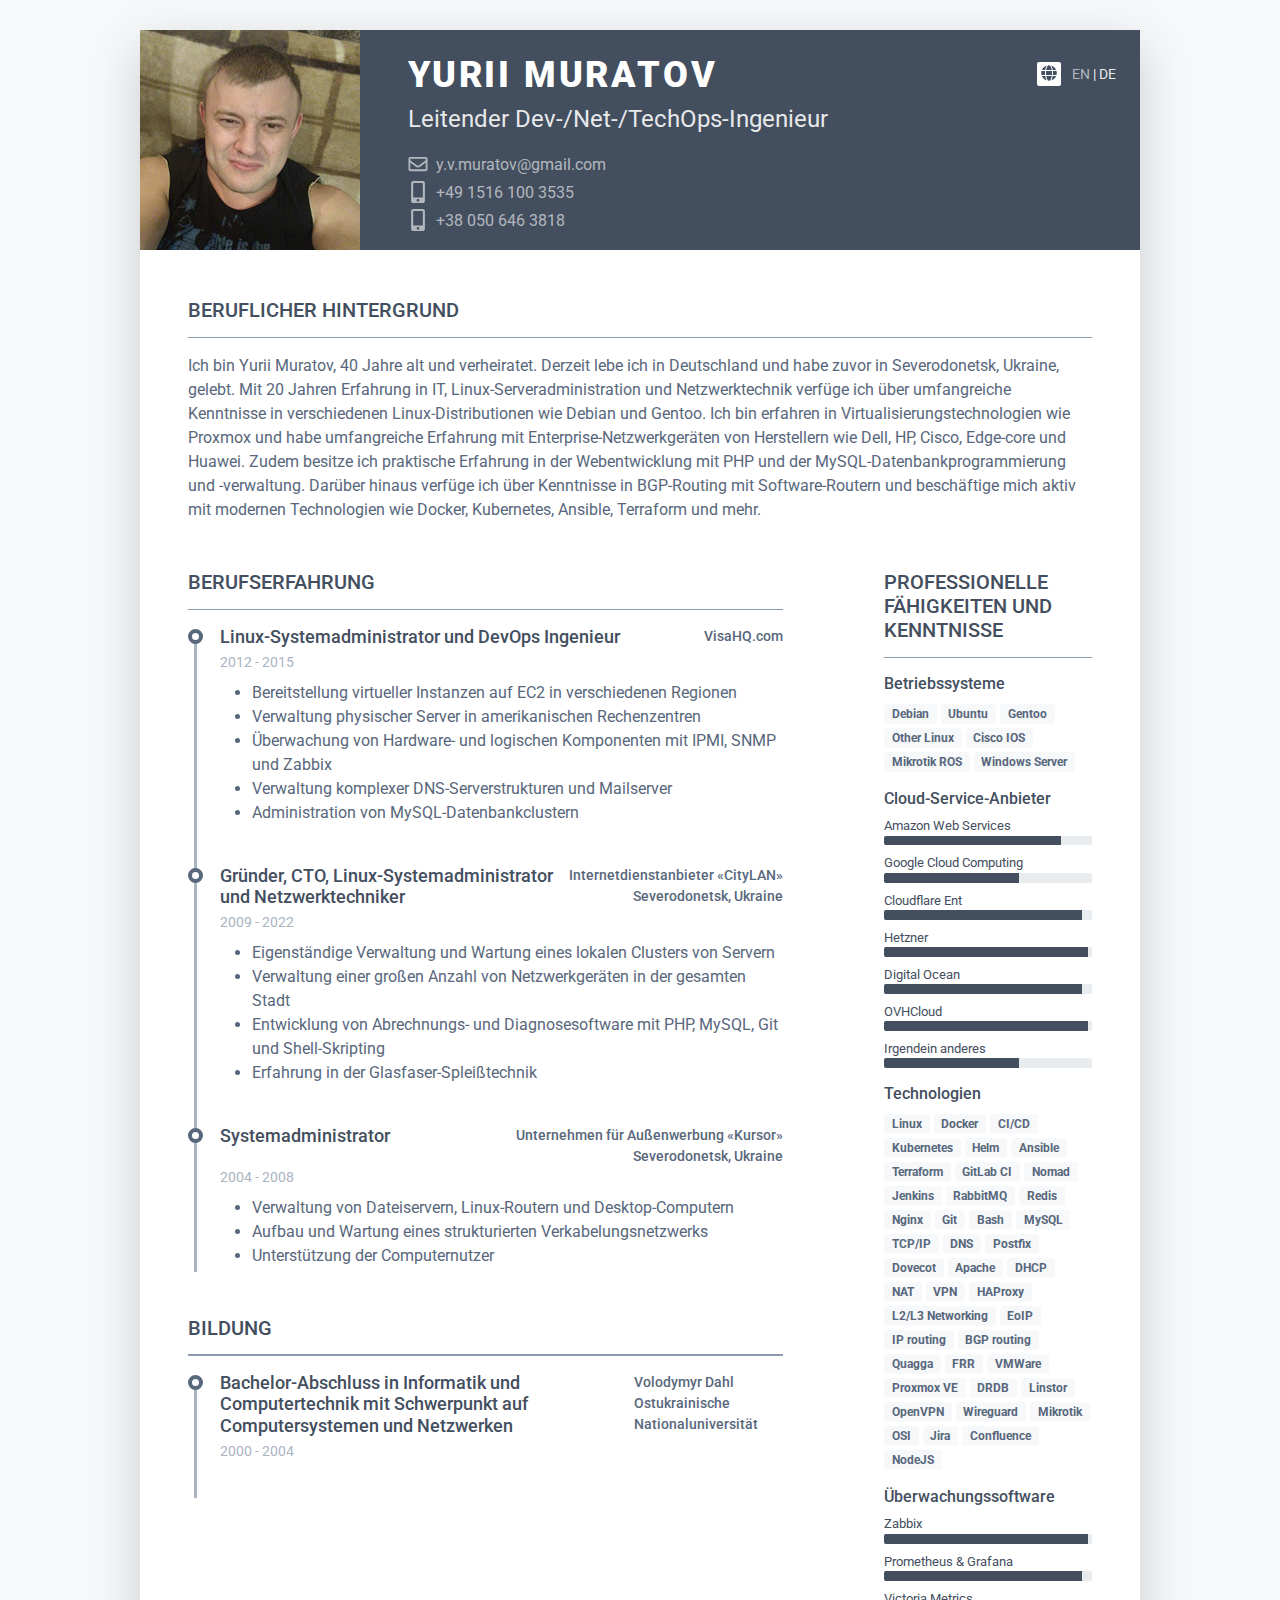
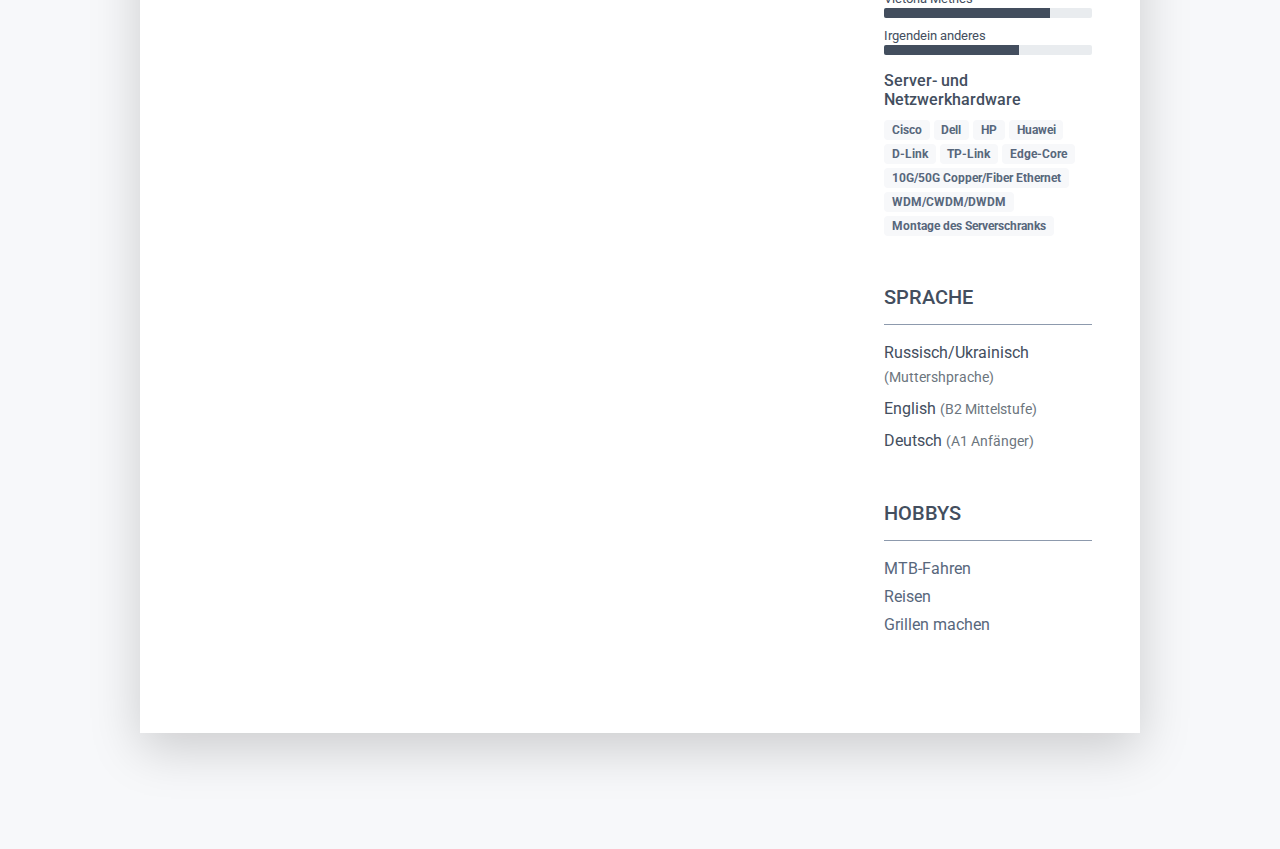
<file: index.html>
<!DOCTYPE html>
<html lang="de">
<head>
    <title>Yurii Muratov – Leitender DevOps-Ingenieur, Linux-Systemadministrator, Netzwerkingenieur, Teamleiter</title>
    
    <!-- Meta -->
    <meta charset="utf-8">
    <meta http-equiv="X-UA-Compatible" content="IE=edge">
    <meta name="viewport" content="width=device-width, initial-scale=1.0">
    <meta name="robots" content="noindex,nofollow">
    <link rel="shortcut icon" href="favicon.ico"> 
    
    <!-- Google Font -->
    <link href="https://fonts.googleapis.com/css?family=Roboto:300,400,500,700,900" rel="stylesheet">
    
    <!-- FontAwesome JS-->
	<script defer src="assets/fontawesome/js/all.min.js"></script>
       
    <!-- Theme CSS -->  
    <link id="theme-style" rel="stylesheet" href="assets/css/pillar-1.css">


</head> 

<body>	

    <article class="resume-wrapper text-center position-relative">
	    <div class="resume-wrapper-inner mx-auto text-start bg-white shadow-lg">
		    <header class="resume-header pt-4 pt-md-0">
			    <div class="row">
				    <div class="col-block col-md-auto resume-picture-holder text-center text-md-start">
				        <img class="picture" src="assets/images/profile.jpg" alt="">
				    </div><!--//col-->
				    <div class="col">
					    <div class="row p-4 justify-content-center justify-content-md-between">
						    <div class="primary-info col-auto">
							    <h1 class="name mt-0 mb-1 text-white text-uppercase text-uppercase">Yurii Muratov</h1>
							    <div class="title mb-3">Leitender Dev-/Net-/TechOps-Ingenieur</div>
							    <ul class="list-unstyled">
								    <li class="mb-1"><a class="text-link" href="#"><i class="far fa-envelope fa-fw me-2" data-fa-transform="grow-3"></i>y.v.muratov@gmail.com</a></li>
									<li class="mb-1"><a class="text-link" href="#"><i class="fas fa-mobile-alt fa-fw me-2" data-fa-transform="grow-6"></i>+49 1516 100 3535</a></li>
									<li class="mb-1"><a class="text-link" href="#"><i class="fas fa-mobile-alt fa-fw me-2" data-fa-transform="grow-6"></i>+38 050 646 3818</a></li>
									
							    </ul>
						    </div><!--//primary-info-->
						    <div class="secondary-info col-auto mt-2">
							    <ul class="resume-social list-unstyled">
					                <!-- <li class="mb-3"><a class="text-link" href="#"><span class="fa-container text-center me-2"><i class="fab fa-linkedin-in fa-fw"></i></span>linkedin.com/in/stevedoe</a></li> -->
					                <!-- <li class="mb-3"><a class="text-link" href="#"><span class="fa-container text-center me-2"><i class="fab fa-github-alt fa-fw"></i></span>github.com/username</a></li> -->
					                <!-- <li class="mb-3"><a class="text-link" href="#"><span class="fa-container text-center me-2"><i class="fab fa-codepen fa-fw"></i></span>codepen.io/username/</a></li> -->
									<li class="mb-3">
										<span class="fa-container text-center me-2"><i class="fas fa-globe"></i></span>
                                        <a class="text-link" href="index_en.html">EN</a> | DE
									</li>
							    </ul>
						    </div><!--//secondary-info-->
					    </div><!--//row-->
					    
				    </div><!--//col-->
			    </div><!--//row-->
		    </header>
		    <div class="resume-body p-5">
			    <section class="resume-section summary-section mb-5">
				    <h2 class="resume-section-title text-uppercase font-weight-bold pb-3 mb-3">BERUFLICHER HINTERGRUND</h2>
				    <div class="resume-section-content">
					    <p class="mb-0">Ich bin Yurii Muratov, 40 Jahre alt und verheiratet. Derzeit lebe ich in Deutschland und habe zuvor in Severodonetsk, Ukraine, gelebt. Mit 20 Jahren Erfahrung in IT, Linux-Serveradministration und Netzwerktechnik verfüge ich über umfangreiche Kenntnisse in verschiedenen Linux-Distributionen wie Debian und Gentoo. Ich bin erfahren in Virtualisierungstechnologien wie Proxmox und habe umfangreiche Erfahrung mit Enterprise-Netzwerkgeräten von Herstellern wie Dell, HP, Cisco, Edge-core und Huawei. Zudem besitze ich praktische Erfahrung in der Webentwicklung mit PHP und der MySQL-Datenbankprogrammierung und -verwaltung. Darüber hinaus verfüge ich über Kenntnisse in BGP-Routing mit Software-Routern und beschäftige mich aktiv mit modernen Technologien wie Docker, Kubernetes, Ansible, Terraform und mehr.</p>
				    </div>
			    </section><!--//summary-section-->
			    <div class="row">
				    <div class="col-lg-8">
					    <section class="resume-section experience-section mb-5">
						    <h2 class="resume-section-title text-uppercase font-weight-bold pb-3 mb-3">BERUFSERFAHRUNG</h2>
						    <div class="resume-section-content">
							    <div class="resume-timeline position-relative">
								    <article class="resume-timeline-item position-relative pb-4">
									    
									    <div class="resume-timeline-item-header mb-2">
										    <div class="d-flex flex-column flex-md-row">
										        <h3 class="resume-position-title font-weight-bold mb-1">Linux-Systemadministrator und DevOps Ingenieur</h3>
										        <div class="resume-company-name ms-auto text-end">VisaHQ.com</div>
										    </div><!--//row-->
										    <div class="resume-position-time">2012 - 2015</div>
									    </div><!--//resume-timeline-item-header-->
									    <div class="resume-timeline-item-desc">
											<ul>
												<li>Bereitstellung virtueller Instanzen auf EC2 in verschiedenen Regionen</li>
												<li>Verwaltung physischer Server in amerikanischen Rechenzentren</li>
												<li>Überwachung von Hardware- und logischen Komponenten mit IPMI, SNMP und Zabbix</li>
												<li>Verwaltung komplexer DNS-Serverstrukturen und Mailserver</li>
												<li>Administration von MySQL-Datenbankclustern</li>
											</ul>
									    </div><!--//resume-timeline-item-desc-->

								    </article><!--//resume-timeline-item-->
								    
								    <article class="resume-timeline-item position-relative pb-4">
									    
									    <div class="resume-timeline-item-header mb-2">
										    <div class="d-flex flex-column flex-md-row">
										        <h3 class="resume-position-title font-weight-bold mb-1">Gründer, CTO, Linux-Systemadministrator<br>und Netzwerktechniker</h3>
										        <div class="resume-company-name ms-auto text-end">Internetdienstanbieter «CityLAN»<br>Severodonetsk, Ukraine</div>
										    </div><!--//row-->
										    <div class="resume-position-time">2009 - 2022</div>
									    </div><!--//resume-timeline-item-header-->
									    <div class="resume-timeline-item-desc">
											<ul>
												<li>Eigenständige Verwaltung und Wartung eines lokalen Clusters von Servern</li>
												<li>Verwaltung einer großen Anzahl von Netzwerkgeräten in der gesamten Stadt</li>
												<li>Entwicklung von Abrechnungs- und Diagnosesoftware mit PHP, MySQL, Git und Shell-Skripting</li>
												<li>Erfahrung in der Glasfaser-Spleißtechnik</li>
											</ul>
									    </div><!--//resume-timeline-item-desc-->

								    </article><!--//resume-timeline-item-->

									<article class="resume-timeline-item position-relative">
									    
									    <div class="resume-timeline-item-header mb-2">
										    <div class="d-flex flex-column flex-md-row">
										        <h3 class="resume-position-title font-weight-bold mb-1">Systemadministrator</h3>
										        <div class="resume-company-name ms-auto text-end">Unternehmen für Außenwerbung «Kursor»<br>Severodonetsk, Ukraine</div>
										    </div><!--//row-->
										    <div class="resume-position-time">2004 - 2008</div>
									    </div><!--//resume-timeline-item-header-->
									    <div class="resume-timeline-item-desc">
											<ul>
												<li>Verwaltung von Dateiservern, Linux-Routern und Desktop-Computern</li>
												<li>Aufbau und Wartung eines strukturierten Verkabelungsnetzwerks</li>
												<li>Unterstützung der Computernutzer</li>
											</ul>
									    </div><!--//resume-timeline-item-desc-->

								    </article><!--//resume-timeline-item-->
							    </div><!--//resume-timeline-->
						    </div>
					    </section><!--//experience-section-->
						<section class="resume-section education-section mb-5">
							<h2 class="resume-section-title text-uppercase font-weight-bold pb-3 mb-3">BILDUNG</h2>
							<div class="resume-section-content">
							    <div class="resume-timeline position-relative">
								    <article class="resume-timeline-item position-relative pb-4">
									    
									    <div class="resume-timeline-item-header mb-2">
										    <div class="d-flex flex-column flex-md-row">
										        <h3 class="resume-position-title font-weight-bold mb-1">Bachelor-Abschluss in Informatik und Computertechnik mit Schwerpunkt auf Computersystemen und Netzwerken</h3>
										        <div class="resume-company-name ms-auto">Volodymyr Dahl Ostukrainische Nationaluniversität</div>
										    </div><!--//row-->
										    <div class="resume-position-time">2000 - 2004</div>
									    </div><!--//resume-timeline-item-header-->

								    </article><!--//resume-timeline-item-->
								</div>
							</div>
						</section><!--//education-section-->
				    </div>
					<div class="col-lg-1">

					</div>
				    <div class="col-lg-3">
					    <section class="resume-section skills-section mb-5">
						    <h2 class="resume-section-title text-uppercase font-weight-bold pb-3 mb-3">PROFESSIONELLE FÄHIGKEITEN UND KENNTNISSE</h2>
						    <div class="resume-section-content">
						        <div class="resume-skill-item">
							        <h4 class="resume-skills-cat font-weight-bold">Betriebssysteme</h4>
									<!--
							        <ul class="list-unstyled mb-4">
										<li class="mb-2">
											<div class="resume-skill-name">Ubuntu</div>
											<div class="progress resume-progress">
												<div class="progress-bar theme-progress-bar-dark" role="progressbar" style="width: 95%" aria-valuenow="25" aria-valuemin="0" aria-valuemax="100"></div>
											</div>
										</li>
								        <li class="mb-2">
											<div class="resume-skill-name">Debian</div>
									        <div class="progress resume-progress">
												<div class="progress-bar theme-progress-bar-dark" role="progressbar" style="width: 97%" aria-valuenow="25" aria-valuemin="0" aria-valuemax="100"></div>
											</div>
								        </li>
										<li class="mb-2">
											<div class="resume-skill-name">Gentoo</div>
											<div class="progress resume-progress">
												<div class="progress-bar theme-progress-bar-dark" role="progressbar" style="width: 99%" aria-valuenow="25" aria-valuemin="0" aria-valuemax="100"></div>
											</div>
										</li>
								        
								        <li class="mb-2">
								            <div class="resume-skill-name">Other Linux</div>
									        <div class="progress resume-progress">
											    <div class="progress-bar theme-progress-bar-dark" role="progressbar" style="width: 85%" aria-valuenow="25" aria-valuemin="0" aria-valuemax="100"></div>
											</div>
								        </li>
								        <li class="mb-2">
								            <div class="resume-skill-name">Cisco IOS</div>
									        <div class="progress resume-progress">
											    <div class="progress-bar theme-progress-bar-dark" role="progressbar" style="width: 55%" aria-valuenow="25" aria-valuemin="0" aria-valuemax="100"></div>
											</div>
								        </li>
								        <li class="mb-2">
								            <div class="resume-skill-name">MS Win Server</div>
									        <div class="progress resume-progress">
											    <div class="progress-bar theme-progress-bar-dark" role="progressbar" style="width: 50%" aria-valuenow="25" aria-valuemin="0" aria-valuemax="100"></div>
											</div>
								        </li>
							        </ul>
									-->
						            <ul class="list-inline">
							            <li class="list-inline-item"><span class="badge badge-light">Debian</span></li>
							            <li class="list-inline-item"><span class="badge badge-light">Ubuntu</span></li>
							            <li class="list-inline-item"><span class="badge badge-light">Gentoo</span></li>
							            <li class="list-inline-item"><span class="badge badge-light">Other Linux</span></li>
							            <li class="list-inline-item"><span class="badge badge-light">Cisco IOS</span></li>
										<li class="list-inline-item"><span class="badge badge-light">Mikrotik ROS</span></li>
							            <li class="list-inline-item"><span class="badge badge-light">Windows Server</span></li>
						            </ul>
						        </div><!--//resume-skill-item-->
						        
						        <div class="resume-skill-item">
						            <h4 class="resume-skills-cat font-weight-bold">Cloud-Service-Anbieter</h4>
							        <ul class="list-unstyled">
								        <li class="mb-2">
								            <div class="resume-skill-name">Amazon Web Services</div>
									        <div class="progress resume-progress">
											    <div class="progress-bar theme-progress-bar-dark" role="progressbar" style="width: 85%" aria-valuenow="25" aria-valuemin="0" aria-valuemax="100"></div>
											</div>
								        </li>
								        <li class="mb-2">
								            <div class="resume-skill-name">Google Cloud Computing</div>
									        <div class="progress resume-progress">
											    <div class="progress-bar theme-progress-bar-dark" role="progressbar" style="width: 65%" aria-valuenow="25" aria-valuemin="0" aria-valuemax="100"></div>
											</div>
								        </li>
								        <li class="mb-2">
								            <div class="resume-skill-name">Cloudflare Ent</div>
									        <div class="progress resume-progress">
											    <div class="progress-bar theme-progress-bar-dark" role="progressbar" style="width: 95%" aria-valuenow="25" aria-valuemin="0" aria-valuemax="100"></div>
											</div>
								        </li>
								        <li class="mb-2">
								            <div class="resume-skill-name">Hetzner</div>
									        <div class="progress resume-progress">
											    <div class="progress-bar theme-progress-bar-dark" role="progressbar" style="width: 98%" aria-valuenow="25" aria-valuemin="0" aria-valuemax="100"></div>
											</div>
								        </li>
								        <li class="mb-2">
								            <div class="resume-skill-name">Digital Ocean</div>
									        <div class="progress resume-progress">
											    <div class="progress-bar theme-progress-bar-dark" role="progressbar" style="width: 95%" aria-valuenow="25" aria-valuemin="0" aria-valuemax="100"></div>
											</div>
								        </li>
								        <li class="mb-2">
								            <div class="resume-skill-name">OVHCloud</div>
									        <div class="progress resume-progress">
											    <div class="progress-bar theme-progress-bar-dark" role="progressbar" style="width: 98%" aria-valuenow="25" aria-valuemin="0" aria-valuemax="100"></div>
											</div>
								        </li>
								        <li class="mb-2">
								            <div class="resume-skill-name">Irgendein anderes</div>
									        <div class="progress resume-progress">
											    <div class="progress-bar theme-progress-bar-dark" role="progressbar" style="width: 65%" aria-valuenow="25" aria-valuemin="0" aria-valuemax="100"></div>
											</div>
								        </li>
							        </ul>
						        </div><!--//resume-skill-item-->

								<div class="resume-skill-item">
						            <h4 class="resume-skills-cat font-weight-bold">Technologien</h4>
						            <ul class="list-inline">
							            <li class="list-inline-item"><span class="badge badge-light">Linux</span></li>
							            <li class="list-inline-item"><span class="badge badge-light">Docker</span></li>
										<li class="list-inline-item"><span class="badge badge-light">CI/CD</span></li>
							            <li class="list-inline-item"><span class="badge badge-light">Kubernetes</span></li>
							            <li class="list-inline-item"><span class="badge badge-light">Helm</span></li>
										<li class="list-inline-item"><span class="badge badge-light">Ansible</span></li>
										<li class="list-inline-item"><span class="badge badge-light">Terraform</span></li>
										<li class="list-inline-item"><span class="badge badge-light">GitLab CI</span></li>
							            <li class="list-inline-item"><span class="badge badge-light">Nomad</span></li>
										<li class="list-inline-item"><span class="badge badge-light">Jenkins</span></li>
										<li class="list-inline-item"><span class="badge badge-light">RabbitMQ</span></li>
										<li class="list-inline-item"><span class="badge badge-light">Redis</span></li>
							            <li class="list-inline-item"><span class="badge badge-light">Nginx</span></li>
										<li class="list-inline-item"><span class="badge badge-light">Git</span></li>
							            <li class="list-inline-item"><span class="badge badge-light">Bash</span></li>
							            <li class="list-inline-item"><span class="badge badge-light">MySQL</span></li>
										<li class="list-inline-item"><span class="badge badge-light">TCP/IP</span></li>
										<li class="list-inline-item"><span class="badge badge-light">DNS</span></li>
										<li class="list-inline-item"><span class="badge badge-light">Postfix</span></li>
										<li class="list-inline-item"><span class="badge badge-light">Dovecot</span></li>
										<li class="list-inline-item"><span class="badge badge-light">Apache</span></li>
										<li class="list-inline-item"><span class="badge badge-light">DHCP</span></li>
										<li class="list-inline-item"><span class="badge badge-light">NAT</span></li>
										<li class="list-inline-item"><span class="badge badge-light">VPN</span></li>
										<li class="list-inline-item"><span class="badge badge-light">HAProxy</span></li>
										<li class="list-inline-item"><span class="badge badge-light">L2/L3 Networking</span></li>
										<li class="list-inline-item"><span class="badge badge-light">EoIP</span></li>
										<li class="list-inline-item"><span class="badge badge-light">IP routing</span></li>
										<li class="list-inline-item"><span class="badge badge-light">BGP routing</span></li>
										<li class="list-inline-item"><span class="badge badge-light">Quagga</span></li>
										<li class="list-inline-item"><span class="badge badge-light">FRR</span></li>
										<li class="list-inline-item"><span class="badge badge-light">VMWare</span></li>
										<li class="list-inline-item"><span class="badge badge-light">Proxmox VE</span></li>
										<li class="list-inline-item"><span class="badge badge-light">DRDB</span></li>
										<li class="list-inline-item"><span class="badge badge-light">Linstor</span></li>
										<li class="list-inline-item"><span class="badge badge-light">OpenVPN</span></li>
										<li class="list-inline-item"><span class="badge badge-light">Wireguard</span></li>
										<li class="list-inline-item"><span class="badge badge-light">Mikrotik</span></li>
										<li class="list-inline-item"><span class="badge badge-light">OSI</span></li>
										<li class="list-inline-item"><span class="badge badge-light">Jira</span></li>
										<li class="list-inline-item"><span class="badge badge-light">Confluence</span></li>
										<li class="list-inline-item"><span class="badge badge-light">NodeJS</span></li>
						            </ul>
						        </div><!--//resume-skill-item-->

						        <div class="resume-skill-item">
						            <h4 class="resume-skills-cat font-weight-bold">Überwachungssoftware</h4>
							        <ul class="list-unstyled">
								        <li class="mb-2">
								            <div class="resume-skill-name">Zabbix</div>
									        <div class="progress resume-progress">
											    <div class="progress-bar theme-progress-bar-dark" role="progressbar" style="width: 98%" aria-valuenow="25" aria-valuemin="0" aria-valuemax="100"></div>
											</div>
								        </li>
								        <li class="mb-2">
								            <div class="resume-skill-name">Prometheus & Grafana</div>
									        <div class="progress resume-progress">
											    <div class="progress-bar theme-progress-bar-dark" role="progressbar" style="width: 95%" aria-valuenow="25" aria-valuemin="0" aria-valuemax="100"></div>
											</div>
								        </li>
								        <li class="mb-2">
								            <div class="resume-skill-name">Victoria Metrics</div>
									        <div class="progress resume-progress">
											    <div class="progress-bar theme-progress-bar-dark" role="progressbar" style="width: 80%" aria-valuenow="25" aria-valuemin="0" aria-valuemax="100"></div>
											</div>
								        </li>
								        <li class="mb-2">
								            <div class="resume-skill-name">Irgendein anderes</div>
									        <div class="progress resume-progress">
											    <div class="progress-bar theme-progress-bar-dark" role="progressbar" style="width: 65%" aria-valuenow="25" aria-valuemin="0" aria-valuemax="100"></div>
											</div>
								        </li>
							        </ul>
						        </div><!--//resume-skill-item-->

						        <div class="resume-skill-item">
						            <h4 class="resume-skills-cat font-weight-bold">Server- und Netzwerkhardware</h4>
						            <ul class="list-inline">
							            <li class="list-inline-item"><span class="badge badge-light">Cisco</span></li>
							            <li class="list-inline-item"><span class="badge badge-light">Dell</span></li>
							            <li class="list-inline-item"><span class="badge badge-light">HP</span></li>
							            <li class="list-inline-item"><span class="badge badge-light">Huawei</span></li>
							            <li class="list-inline-item"><span class="badge badge-light">D-Link</span></li>
							            <li class="list-inline-item"><span class="badge badge-light">TP-Link</span></li>
							            <li class="list-inline-item"><span class="badge badge-light">Edge-Core</span></li>
							            <li class="list-inline-item"><span class="badge badge-light">10G/50G Copper/Fiber Ethernet</span></li>
							            <li class="list-inline-item"><span class="badge badge-light">WDM/CWDM/DWDM</span></li>
										<li class="list-inline-item"><span class="badge badge-light">Montage des Serverschranks</span></li>
						            </ul>
						        </div><!--//resume-skill-item-->
						    </div><!--resume-section-content-->
					    </section><!--//skills-section-->
					    <section class="resume-section language-section mb-5">
						    <h2 class="resume-section-title text-uppercase font-weight-bold pb-3 mb-3">Sprache</h2>
						    <div class="resume-section-content">
							    <ul class="list-unstyled resume-lang-list">
								    <li class="mb-2"><span class="resume-lang-name font-weight-bold">Russisch/Ukrainisch</span> <small class="text-muted font-weight-normal">(Muttershprache)</small></li>
								    <li class="mb-2 align-middle"><span class="resume-lang-name font-weight-bold">English</span> <small class="text-muted font-weight-normal">(B2 Mittelstufe)</small></li>
								    <li><span class="resume-lang-name font-weight-bold">Deutsch</span> <small class="text-muted font-weight-normal">(A1 Anfänger)</small></li>
							    </ul>
						    </div>
					    </section><!--//language-section-->
					    <section class="resume-section interests-section mb-5">
						    <h2 class="resume-section-title text-uppercase font-weight-bold pb-3 mb-3">Hobbys</h2>
						    <div class="resume-section-content">
							    <ul class="list-unstyled">
								    <li class="mb-1">MTB-Fahren</li>
								    <li class="mb-1">Reisen</li>
								    <li class="mb-1">Grillen machen</li>
							    </ul>
						    </div>
					    </section><!--//interests-section-->
					    
				    </div>
			    </div><!--//row-->
		    </div><!--//resume-body-->

	    </div>
    </article> 

    <footer class="footer text-center pt-2 pb-5">
	    <!--/* This template is free as long as you keep the footer attribution link. If you'd like to use the template without the attribution link, you can buy the commercial license via our website: themes.3rdwavemedia.com Thank you for your support. :) */-->
        <!-- <small class="copyright">Designed with <i class="fas fa-heart"></i> by <a href="http://themes.3rdwavemedia.com" target="_blank">Xiaoying Riley</a> for developers</small> -->
    </footer>

</body>
</html>
</file>
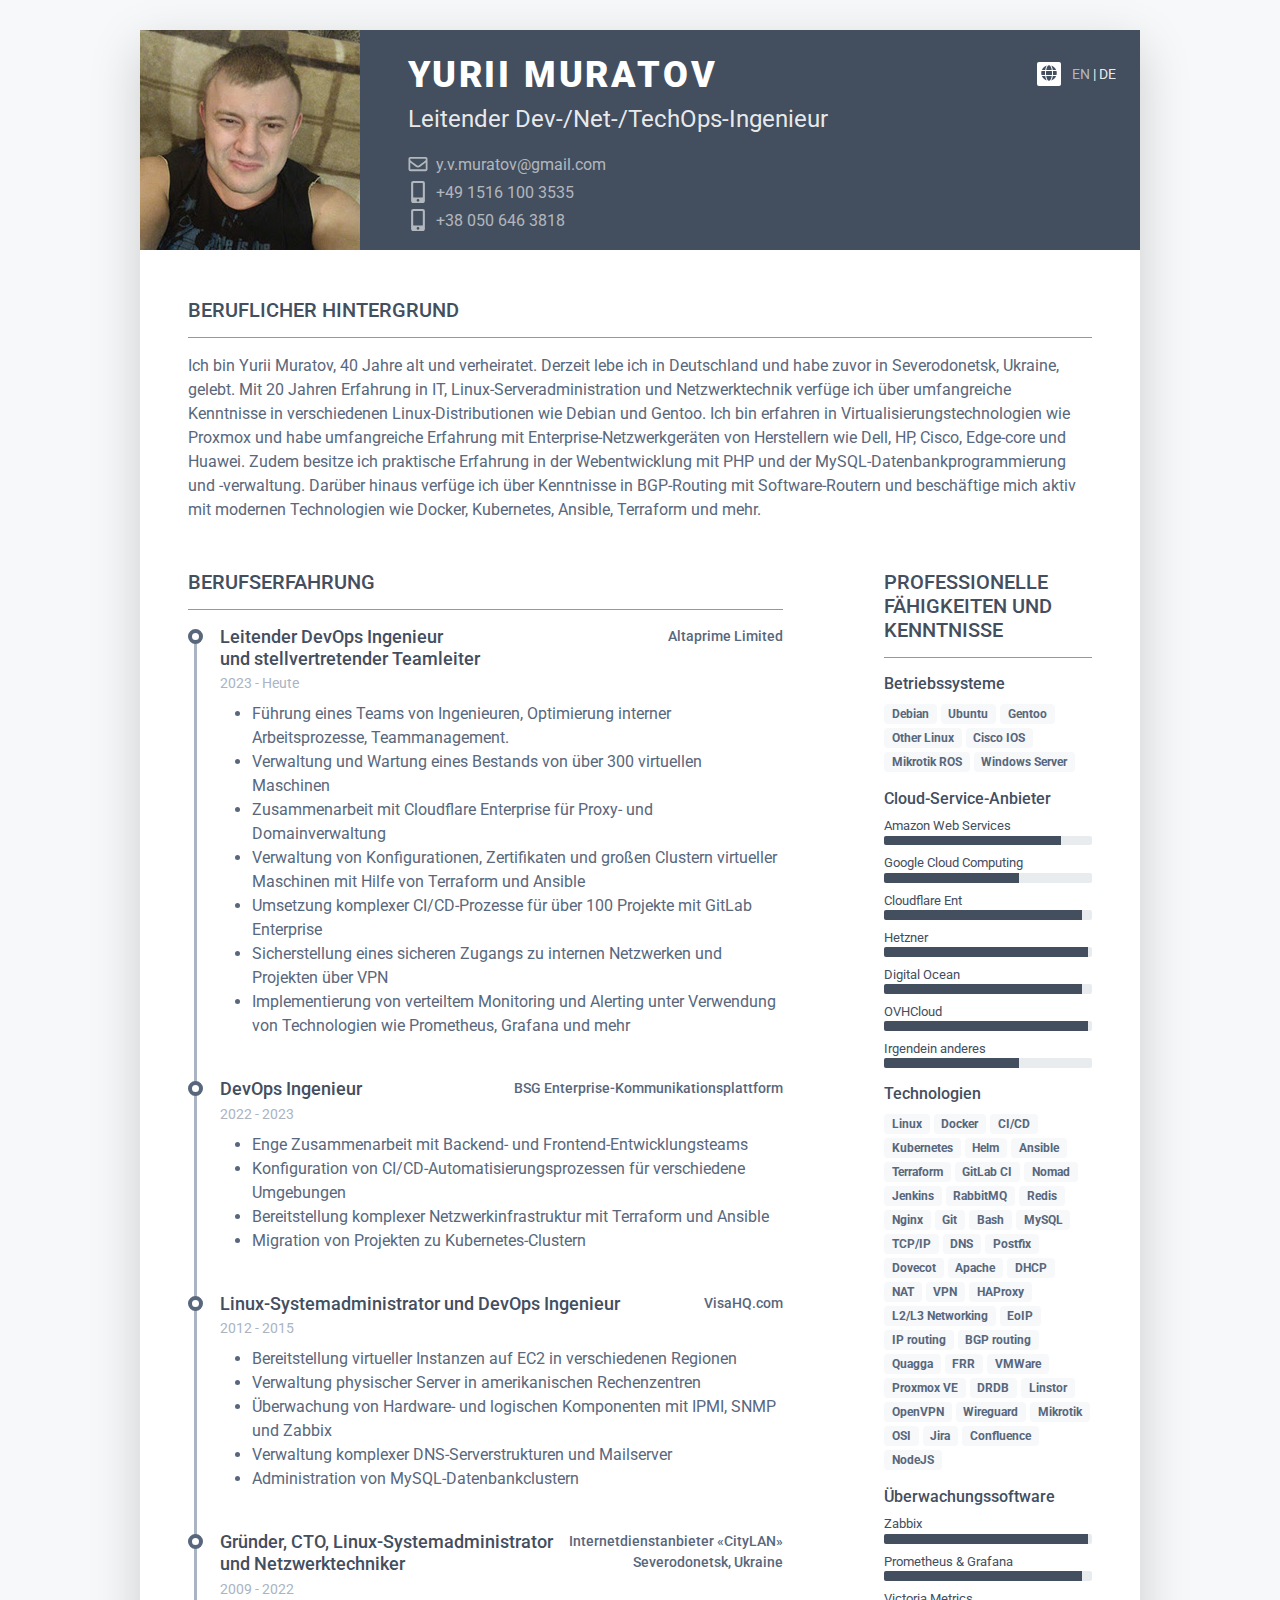
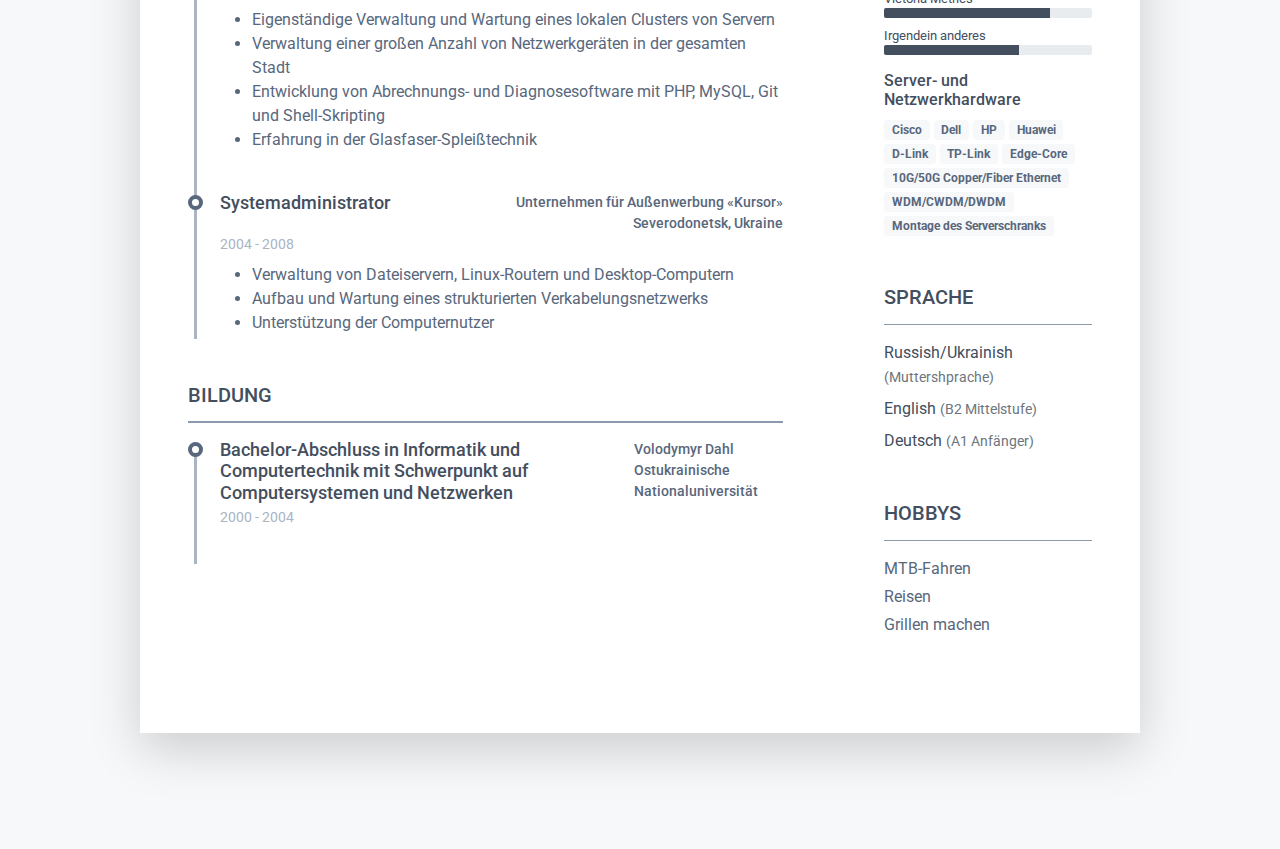
<file: index_de.html>
<!DOCTYPE html>
<html lang="de"> 
<head>
    <title>Yurii Muratov – Leitender DevOps-Ingenieur, Linux-Systemadministrator, Netzwerkingenieur, Teamleiter</title>
    
    <!-- Meta -->
    <meta charset="utf-8">
    <meta http-equiv="X-UA-Compatible" content="IE=edge">
    <meta name="viewport" content="width=device-width, initial-scale=1.0">
    <meta name="robots" content="noindex,nofollow">
    <link rel="shortcut icon" href="favicon.ico"> 
    
    <!-- Google Font -->
    <link href="https://fonts.googleapis.com/css?family=Roboto:300,400,500,700,900" rel="stylesheet">
    
    <!-- FontAwesome JS-->
	<script defer src="assets/fontawesome/js/all.min.js"></script>
       
    <!-- Theme CSS -->  
    <link id="theme-style" rel="stylesheet" href="assets/css/pillar-1.css">


</head> 

<body>	

    <article class="resume-wrapper text-center position-relative">
	    <div class="resume-wrapper-inner mx-auto text-start bg-white shadow-lg">
		    <header class="resume-header pt-4 pt-md-0">
			    <div class="row">
				    <div class="col-block col-md-auto resume-picture-holder text-center text-md-start">
				        <img class="picture" src="assets/images/profile.jpg" alt="">
				    </div><!--//col-->
				    <div class="col">
					    <div class="row p-4 justify-content-center justify-content-md-between">
						    <div class="primary-info col-auto">
							    <h1 class="name mt-0 mb-1 text-white text-uppercase text-uppercase">Yurii Muratov</h1>
							    <div class="title mb-3">Leitender Dev-/Net-/TechOps-Ingenieur</div>
							    <ul class="list-unstyled">
								    <li class="mb-1"><a class="text-link" href="#"><i class="far fa-envelope fa-fw me-2" data-fa-transform="grow-3"></i>y.v.muratov@gmail.com</a></li>
									<li class="mb-1"><a class="text-link" href="#"><i class="fas fa-mobile-alt fa-fw me-2" data-fa-transform="grow-6"></i>+49 1516 100 3535</a></li>
									<li class="mb-1"><a class="text-link" href="#"><i class="fas fa-mobile-alt fa-fw me-2" data-fa-transform="grow-6"></i>+38 050 646 3818</a></li>
									
							    </ul>
						    </div><!--//primary-info-->
						    <div class="secondary-info col-auto mt-2">
							    <ul class="resume-social list-unstyled">
					                <!-- <li class="mb-3"><a class="text-link" href="#"><span class="fa-container text-center me-2"><i class="fab fa-linkedin-in fa-fw"></i></span>linkedin.com/in/stevedoe</a></li> -->
					                <!-- <li class="mb-3"><a class="text-link" href="#"><span class="fa-container text-center me-2"><i class="fab fa-github-alt fa-fw"></i></span>github.com/username</a></li> -->
					                <!-- <li class="mb-3"><a class="text-link" href="#"><span class="fa-container text-center me-2"><i class="fab fa-codepen fa-fw"></i></span>codepen.io/username/</a></li> -->
									<li class="mb-3">
										<span class="fa-container text-center me-2"><i class="fas fa-globe"></i></span>
                                        <a class="text-link" href="index.html">EN</a> | DE
									</li>
							    </ul>
						    </div><!--//secondary-info-->
					    </div><!--//row-->
					    
				    </div><!--//col-->
			    </div><!--//row-->
		    </header>
		    <div class="resume-body p-5">
			    <section class="resume-section summary-section mb-5">
				    <h2 class="resume-section-title text-uppercase font-weight-bold pb-3 mb-3">BERUFLICHER HINTERGRUND</h2>
				    <div class="resume-section-content">
					    <p class="mb-0">Ich bin Yurii Muratov, 40 Jahre alt und verheiratet. Derzeit lebe ich in Deutschland und habe zuvor in Severodonetsk, Ukraine, gelebt. Mit 20 Jahren Erfahrung in IT, Linux-Serveradministration und Netzwerktechnik verfüge ich über umfangreiche Kenntnisse in verschiedenen Linux-Distributionen wie Debian und Gentoo. Ich bin erfahren in Virtualisierungstechnologien wie Proxmox und habe umfangreiche Erfahrung mit Enterprise-Netzwerkgeräten von Herstellern wie Dell, HP, Cisco, Edge-core und Huawei. Zudem besitze ich praktische Erfahrung in der Webentwicklung mit PHP und der MySQL-Datenbankprogrammierung und -verwaltung. Darüber hinaus verfüge ich über Kenntnisse in BGP-Routing mit Software-Routern und beschäftige mich aktiv mit modernen Technologien wie Docker, Kubernetes, Ansible, Terraform und mehr.</p>
				    </div>
			    </section><!--//summary-section-->
			    <div class="row">
				    <div class="col-lg-8">
					    <section class="resume-section experience-section mb-5">
						    <h2 class="resume-section-title text-uppercase font-weight-bold pb-3 mb-3">BERUFSERFAHRUNG</h2>
						    <div class="resume-section-content">
							    <div class="resume-timeline position-relative">
								    <article class="resume-timeline-item position-relative pb-4">
									    
									    <div class="resume-timeline-item-header mb-2">
										    <div class="d-flex flex-column flex-md-row">
										        <h3 class="resume-position-title font-weight-bold mb-1">Leitender DevOps Ingenieur<br>und stellvertretender Teamleiter</h3>
										        <div class="resume-company-name ms-auto text-end">Altaprime Limited</div>
										    </div><!--//row-->
										    <div class="resume-position-time">2023 - Heute</div>
									    </div><!--//resume-timeline-item-header-->
									    <div class="resume-timeline-item-desc">
										    <ul>
											    <li>Führung eines Teams von Ingenieuren, Optimierung interner Arbeitsprozesse, Teammanagement.</li>
											    <li>Verwaltung und Wartung eines Bestands von über 300 virtuellen Maschinen</li>
											    <li>Zusammenarbeit mit Cloudflare Enterprise für Proxy- und Domainverwaltung</li>
											    <li>Verwaltung von Konfigurationen, Zertifikaten und großen Clustern virtueller Maschinen mit Hilfe von Terraform und Ansible</li>
												<li>Umsetzung komplexer CI/CD-Prozesse für über 100 Projekte mit GitLab Enterprise</li>
												<li>Sicherstellung eines sicheren Zugangs zu internen Netzwerken und Projekten über VPN</li>
												<li>Implementierung von verteiltem Monitoring und Alerting unter Verwendung von Technologien wie Prometheus, Grafana und mehr</li>
										    </ul>
									    </div><!--//resume-timeline-item-desc-->

								    </article><!--//resume-timeline-item-->
								    
								    <article class="resume-timeline-item position-relative pb-4">
									    
									    <div class="resume-timeline-item-header mb-2">
										    <div class="d-flex flex-column flex-md-row">
										        <h3 class="resume-position-title font-weight-bold mb-1">DevOps Ingenieur</h3>
										        <div class="resume-company-name ms-auto text-end">BSG Enterprise-Kommunikationsplattform</div>
										    </div><!--//row-->
										    <div class="resume-position-time">2022 - 2023</div>
									    </div><!--//resume-timeline-item-header-->
									    <div class="resume-timeline-item-desc">
											<div class="resume-timeline-item-desc">
												<ul>
													<li>Enge Zusammenarbeit mit Backend- und Frontend-Entwicklungsteams</li>
													<li>Konfiguration von CI/CD-Automatisierungsprozessen für verschiedene Umgebungen</li>
													<li>Bereitstellung komplexer Netzwerkinfrastruktur mit Terraform und Ansible</li>
													<li>Migration von Projekten zu Kubernetes-Clustern</li>
												</ul>
											</div>
									    </div><!--//resume-timeline-item-desc-->

								    </article><!--//resume-timeline-item-->
								    
								    <article class="resume-timeline-item position-relative pb-4">
									    
									    <div class="resume-timeline-item-header mb-2">
										    <div class="d-flex flex-column flex-md-row">
										        <h3 class="resume-position-title font-weight-bold mb-1">Linux-Systemadministrator und DevOps Ingenieur</h3>
										        <div class="resume-company-name ms-auto text-end">VisaHQ.com</div>
										    </div><!--//row-->
										    <div class="resume-position-time">2012 - 2015</div>
									    </div><!--//resume-timeline-item-header-->
									    <div class="resume-timeline-item-desc">
											<ul>
												<li>Bereitstellung virtueller Instanzen auf EC2 in verschiedenen Regionen</li>
												<li>Verwaltung physischer Server in amerikanischen Rechenzentren</li>
												<li>Überwachung von Hardware- und logischen Komponenten mit IPMI, SNMP und Zabbix</li>
												<li>Verwaltung komplexer DNS-Serverstrukturen und Mailserver</li>
												<li>Administration von MySQL-Datenbankclustern</li>
											</ul>
									    </div><!--//resume-timeline-item-desc-->

								    </article><!--//resume-timeline-item-->
								    
								    <article class="resume-timeline-item position-relative pb-4">
									    
									    <div class="resume-timeline-item-header mb-2">
										    <div class="d-flex flex-column flex-md-row">
										        <h3 class="resume-position-title font-weight-bold mb-1">Gründer, CTO, Linux-Systemadministrator<br>und Netzwerktechniker</h3>
										        <div class="resume-company-name ms-auto text-end">Internetdienstanbieter «CityLAN»<br>Severodonetsk, Ukraine</div>
										    </div><!--//row-->
										    <div class="resume-position-time">2009 - 2022</div>
									    </div><!--//resume-timeline-item-header-->
									    <div class="resume-timeline-item-desc">
											<ul>
												<li>Eigenständige Verwaltung und Wartung eines lokalen Clusters von Servern</li>
												<li>Verwaltung einer großen Anzahl von Netzwerkgeräten in der gesamten Stadt</li>
												<li>Entwicklung von Abrechnungs- und Diagnosesoftware mit PHP, MySQL, Git und Shell-Skripting</li>
												<li>Erfahrung in der Glasfaser-Spleißtechnik</li>
											</ul>
									    </div><!--//resume-timeline-item-desc-->

								    </article><!--//resume-timeline-item-->

									<article class="resume-timeline-item position-relative">
									    
									    <div class="resume-timeline-item-header mb-2">
										    <div class="d-flex flex-column flex-md-row">
										        <h3 class="resume-position-title font-weight-bold mb-1">Systemadministrator</h3>
										        <div class="resume-company-name ms-auto text-end">Unternehmen für Außenwerbung «Kursor»<br>Severodonetsk, Ukraine</div>
										    </div><!--//row-->
										    <div class="resume-position-time">2004 - 2008</div>
									    </div><!--//resume-timeline-item-header-->
									    <div class="resume-timeline-item-desc">
											<ul>
												<li>Verwaltung von Dateiservern, Linux-Routern und Desktop-Computern</li>
												<li>Aufbau und Wartung eines strukturierten Verkabelungsnetzwerks</li>
												<li>Unterstützung der Computernutzer</li>
											</ul>
									    </div><!--//resume-timeline-item-desc-->

								    </article><!--//resume-timeline-item-->
							    </div><!--//resume-timeline-->
						    </div>
					    </section><!--//experience-section-->
						<section class="resume-section education-section mb-5">
							<h2 class="resume-section-title text-uppercase font-weight-bold pb-3 mb-3">BILDUNG</h2>
							<div class="resume-section-content">
							    <div class="resume-timeline position-relative">
								    <article class="resume-timeline-item position-relative pb-4">
									    
									    <div class="resume-timeline-item-header mb-2">
										    <div class="d-flex flex-column flex-md-row">
										        <h3 class="resume-position-title font-weight-bold mb-1">Bachelor-Abschluss in Informatik und Computertechnik mit Schwerpunkt auf Computersystemen und Netzwerken</h3>
										        <div class="resume-company-name ms-auto">Volodymyr Dahl Ostukrainische Nationaluniversität</div>
										    </div><!--//row-->
										    <div class="resume-position-time">2000 - 2004</div>
									    </div><!--//resume-timeline-item-header-->

								    </article><!--//resume-timeline-item-->
								</div>
							</div>
						</section><!--//education-section-->
				    </div>
					<div class="col-lg-1">

					</div>
				    <div class="col-lg-3">
					    <section class="resume-section skills-section mb-5">
						    <h2 class="resume-section-title text-uppercase font-weight-bold pb-3 mb-3">PROFESSIONELLE FÄHIGKEITEN UND KENNTNISSE</h2>
						    <div class="resume-section-content">
						        <div class="resume-skill-item">
							        <h4 class="resume-skills-cat font-weight-bold">Betriebssysteme</h4>
									<!--
							        <ul class="list-unstyled mb-4">
										<li class="mb-2">
											<div class="resume-skill-name">Ubuntu</div>
											<div class="progress resume-progress">
												<div class="progress-bar theme-progress-bar-dark" role="progressbar" style="width: 95%" aria-valuenow="25" aria-valuemin="0" aria-valuemax="100"></div>
											</div>
										</li>
								        <li class="mb-2">
											<div class="resume-skill-name">Debian</div>
									        <div class="progress resume-progress">
												<div class="progress-bar theme-progress-bar-dark" role="progressbar" style="width: 97%" aria-valuenow="25" aria-valuemin="0" aria-valuemax="100"></div>
											</div>
								        </li>
										<li class="mb-2">
											<div class="resume-skill-name">Gentoo</div>
											<div class="progress resume-progress">
												<div class="progress-bar theme-progress-bar-dark" role="progressbar" style="width: 99%" aria-valuenow="25" aria-valuemin="0" aria-valuemax="100"></div>
											</div>
										</li>
								        
								        <li class="mb-2">
								            <div class="resume-skill-name">Other Linux</div>
									        <div class="progress resume-progress">
											    <div class="progress-bar theme-progress-bar-dark" role="progressbar" style="width: 85%" aria-valuenow="25" aria-valuemin="0" aria-valuemax="100"></div>
											</div>
								        </li>
								        <li class="mb-2">
								            <div class="resume-skill-name">Cisco IOS</div>
									        <div class="progress resume-progress">
											    <div class="progress-bar theme-progress-bar-dark" role="progressbar" style="width: 55%" aria-valuenow="25" aria-valuemin="0" aria-valuemax="100"></div>
											</div>
								        </li>
								        <li class="mb-2">
								            <div class="resume-skill-name">MS Win Server</div>
									        <div class="progress resume-progress">
											    <div class="progress-bar theme-progress-bar-dark" role="progressbar" style="width: 50%" aria-valuenow="25" aria-valuemin="0" aria-valuemax="100"></div>
											</div>
								        </li>
							        </ul>
									-->
						            <ul class="list-inline">
							            <li class="list-inline-item"><span class="badge badge-light">Debian</span></li>
							            <li class="list-inline-item"><span class="badge badge-light">Ubuntu</span></li>
							            <li class="list-inline-item"><span class="badge badge-light">Gentoo</span></li>
							            <li class="list-inline-item"><span class="badge badge-light">Other Linux</span></li>
							            <li class="list-inline-item"><span class="badge badge-light">Cisco IOS</span></li>
										<li class="list-inline-item"><span class="badge badge-light">Mikrotik ROS</span></li>
							            <li class="list-inline-item"><span class="badge badge-light">Windows Server</span></li>
						            </ul>
						        </div><!--//resume-skill-item-->
						        
						        <div class="resume-skill-item">
						            <h4 class="resume-skills-cat font-weight-bold">Cloud-Service-Anbieter</h4>
							        <ul class="list-unstyled">
								        <li class="mb-2">
								            <div class="resume-skill-name">Amazon Web Services</div>
									        <div class="progress resume-progress">
											    <div class="progress-bar theme-progress-bar-dark" role="progressbar" style="width: 85%" aria-valuenow="25" aria-valuemin="0" aria-valuemax="100"></div>
											</div>
								        </li>
								        <li class="mb-2">
								            <div class="resume-skill-name">Google Cloud Computing</div>
									        <div class="progress resume-progress">
											    <div class="progress-bar theme-progress-bar-dark" role="progressbar" style="width: 65%" aria-valuenow="25" aria-valuemin="0" aria-valuemax="100"></div>
											</div>
								        </li>
								        <li class="mb-2">
								            <div class="resume-skill-name">Cloudflare Ent</div>
									        <div class="progress resume-progress">
											    <div class="progress-bar theme-progress-bar-dark" role="progressbar" style="width: 95%" aria-valuenow="25" aria-valuemin="0" aria-valuemax="100"></div>
											</div>
								        </li>
								        <li class="mb-2">
								            <div class="resume-skill-name">Hetzner</div>
									        <div class="progress resume-progress">
											    <div class="progress-bar theme-progress-bar-dark" role="progressbar" style="width: 98%" aria-valuenow="25" aria-valuemin="0" aria-valuemax="100"></div>
											</div>
								        </li>
								        <li class="mb-2">
								            <div class="resume-skill-name">Digital Ocean</div>
									        <div class="progress resume-progress">
											    <div class="progress-bar theme-progress-bar-dark" role="progressbar" style="width: 95%" aria-valuenow="25" aria-valuemin="0" aria-valuemax="100"></div>
											</div>
								        </li>
								        <li class="mb-2">
								            <div class="resume-skill-name">OVHCloud</div>
									        <div class="progress resume-progress">
											    <div class="progress-bar theme-progress-bar-dark" role="progressbar" style="width: 98%" aria-valuenow="25" aria-valuemin="0" aria-valuemax="100"></div>
											</div>
								        </li>
								        <li class="mb-2">
								            <div class="resume-skill-name">Irgendein anderes</div>
									        <div class="progress resume-progress">
											    <div class="progress-bar theme-progress-bar-dark" role="progressbar" style="width: 65%" aria-valuenow="25" aria-valuemin="0" aria-valuemax="100"></div>
											</div>
								        </li>
							        </ul>
						        </div><!--//resume-skill-item-->

								<div class="resume-skill-item">
						            <h4 class="resume-skills-cat font-weight-bold">Technologien</h4>
						            <ul class="list-inline">
							            <li class="list-inline-item"><span class="badge badge-light">Linux</span></li>
							            <li class="list-inline-item"><span class="badge badge-light">Docker</span></li>
										<li class="list-inline-item"><span class="badge badge-light">CI/CD</span></li>
							            <li class="list-inline-item"><span class="badge badge-light">Kubernetes</span></li>
							            <li class="list-inline-item"><span class="badge badge-light">Helm</span></li>
										<li class="list-inline-item"><span class="badge badge-light">Ansible</span></li>
										<li class="list-inline-item"><span class="badge badge-light">Terraform</span></li>
										<li class="list-inline-item"><span class="badge badge-light">GitLab CI</span></li>
							            <li class="list-inline-item"><span class="badge badge-light">Nomad</span></li>
										<li class="list-inline-item"><span class="badge badge-light">Jenkins</span></li>
										<li class="list-inline-item"><span class="badge badge-light">RabbitMQ</span></li>
										<li class="list-inline-item"><span class="badge badge-light">Redis</span></li>
							            <li class="list-inline-item"><span class="badge badge-light">Nginx</span></li>
										<li class="list-inline-item"><span class="badge badge-light">Git</span></li>
							            <li class="list-inline-item"><span class="badge badge-light">Bash</span></li>
							            <li class="list-inline-item"><span class="badge badge-light">MySQL</span></li>
										<li class="list-inline-item"><span class="badge badge-light">TCP/IP</span></li>
										<li class="list-inline-item"><span class="badge badge-light">DNS</span></li>
										<li class="list-inline-item"><span class="badge badge-light">Postfix</span></li>
										<li class="list-inline-item"><span class="badge badge-light">Dovecot</span></li>
										<li class="list-inline-item"><span class="badge badge-light">Apache</span></li>
										<li class="list-inline-item"><span class="badge badge-light">DHCP</span></li>
										<li class="list-inline-item"><span class="badge badge-light">NAT</span></li>
										<li class="list-inline-item"><span class="badge badge-light">VPN</span></li>
										<li class="list-inline-item"><span class="badge badge-light">HAProxy</span></li>
										<li class="list-inline-item"><span class="badge badge-light">L2/L3 Networking</span></li>
										<li class="list-inline-item"><span class="badge badge-light">EoIP</span></li>
										<li class="list-inline-item"><span class="badge badge-light">IP routing</span></li>
										<li class="list-inline-item"><span class="badge badge-light">BGP routing</span></li>
										<li class="list-inline-item"><span class="badge badge-light">Quagga</span></li>
										<li class="list-inline-item"><span class="badge badge-light">FRR</span></li>
										<li class="list-inline-item"><span class="badge badge-light">VMWare</span></li>
										<li class="list-inline-item"><span class="badge badge-light">Proxmox VE</span></li>
										<li class="list-inline-item"><span class="badge badge-light">DRDB</span></li>
										<li class="list-inline-item"><span class="badge badge-light">Linstor</span></li>
										<li class="list-inline-item"><span class="badge badge-light">OpenVPN</span></li>
										<li class="list-inline-item"><span class="badge badge-light">Wireguard</span></li>
										<li class="list-inline-item"><span class="badge badge-light">Mikrotik</span></li>
										<li class="list-inline-item"><span class="badge badge-light">OSI</span></li>
										<li class="list-inline-item"><span class="badge badge-light">Jira</span></li>
										<li class="list-inline-item"><span class="badge badge-light">Confluence</span></li>
										<li class="list-inline-item"><span class="badge badge-light">NodeJS</span></li>
						            </ul>
						        </div><!--//resume-skill-item-->

						        <div class="resume-skill-item">
						            <h4 class="resume-skills-cat font-weight-bold">Überwachungssoftware</h4>
							        <ul class="list-unstyled">
								        <li class="mb-2">
								            <div class="resume-skill-name">Zabbix</div>
									        <div class="progress resume-progress">
											    <div class="progress-bar theme-progress-bar-dark" role="progressbar" style="width: 98%" aria-valuenow="25" aria-valuemin="0" aria-valuemax="100"></div>
											</div>
								        </li>
								        <li class="mb-2">
								            <div class="resume-skill-name">Prometheus & Grafana</div>
									        <div class="progress resume-progress">
											    <div class="progress-bar theme-progress-bar-dark" role="progressbar" style="width: 95%" aria-valuenow="25" aria-valuemin="0" aria-valuemax="100"></div>
											</div>
								        </li>
								        <li class="mb-2">
								            <div class="resume-skill-name">Victoria Metrics</div>
									        <div class="progress resume-progress">
											    <div class="progress-bar theme-progress-bar-dark" role="progressbar" style="width: 80%" aria-valuenow="25" aria-valuemin="0" aria-valuemax="100"></div>
											</div>
								        </li>
								        <li class="mb-2">
								            <div class="resume-skill-name">Irgendein anderes</div>
									        <div class="progress resume-progress">
											    <div class="progress-bar theme-progress-bar-dark" role="progressbar" style="width: 65%" aria-valuenow="25" aria-valuemin="0" aria-valuemax="100"></div>
											</div>
								        </li>
							        </ul>
						        </div><!--//resume-skill-item-->

						        <div class="resume-skill-item">
						            <h4 class="resume-skills-cat font-weight-bold">Server- und Netzwerkhardware</h4>
						            <ul class="list-inline">
							            <li class="list-inline-item"><span class="badge badge-light">Cisco</span></li>
							            <li class="list-inline-item"><span class="badge badge-light">Dell</span></li>
							            <li class="list-inline-item"><span class="badge badge-light">HP</span></li>
							            <li class="list-inline-item"><span class="badge badge-light">Huawei</span></li>
							            <li class="list-inline-item"><span class="badge badge-light">D-Link</span></li>
							            <li class="list-inline-item"><span class="badge badge-light">TP-Link</span></li>
							            <li class="list-inline-item"><span class="badge badge-light">Edge-Core</span></li>
							            <li class="list-inline-item"><span class="badge badge-light">10G/50G Copper/Fiber Ethernet</span></li>
							            <li class="list-inline-item"><span class="badge badge-light">WDM/CWDM/DWDM</span></li>
										<li class="list-inline-item"><span class="badge badge-light">Montage des Serverschranks</span></li>
						            </ul>
						        </div><!--//resume-skill-item-->
						    </div><!--resume-section-content-->
					    </section><!--//skills-section-->
					    <section class="resume-section language-section mb-5">
						    <h2 class="resume-section-title text-uppercase font-weight-bold pb-3 mb-3">Sprache</h2>
						    <div class="resume-section-content">
							    <ul class="list-unstyled resume-lang-list">
								    <li class="mb-2"><span class="resume-lang-name font-weight-bold">Russish/Ukrainish</span> <small class="text-muted font-weight-normal">(Muttershprache)</small></li>
								    <li class="mb-2 align-middle"><span class="resume-lang-name font-weight-bold">English</span> <small class="text-muted font-weight-normal">(B2 Mittelstufe)</small></li>
								    <li><span class="resume-lang-name font-weight-bold">Deutsch</span> <small class="text-muted font-weight-normal">(A1 Anfänger)</small></li>
							    </ul>
						    </div>
					    </section><!--//language-section-->
					    <section class="resume-section interests-section mb-5">
						    <h2 class="resume-section-title text-uppercase font-weight-bold pb-3 mb-3">Hobbys</h2>
						    <div class="resume-section-content">
							    <ul class="list-unstyled">
								    <li class="mb-1">MTB-Fahren</li>
								    <li class="mb-1">Reisen</li>
								    <li class="mb-1">Grillen machen</li>
							    </ul>
						    </div>
					    </section><!--//interests-section-->
					    
				    </div>
			    </div><!--//row-->
		    </div><!--//resume-body-->

	    </div>
    </article> 

    <footer class="footer text-center pt-2 pb-5">
	    <!--/* This template is free as long as you keep the footer attribution link. If you'd like to use the template without the attribution link, you can buy the commercial license via our website: themes.3rdwavemedia.com Thank you for your support. :) */-->
        <!-- <small class="copyright">Designed with <i class="fas fa-heart"></i> by <a href="http://themes.3rdwavemedia.com" target="_blank">Xiaoying Riley</a> for developers</small> -->
    </footer>

</body>
</html>
</file>
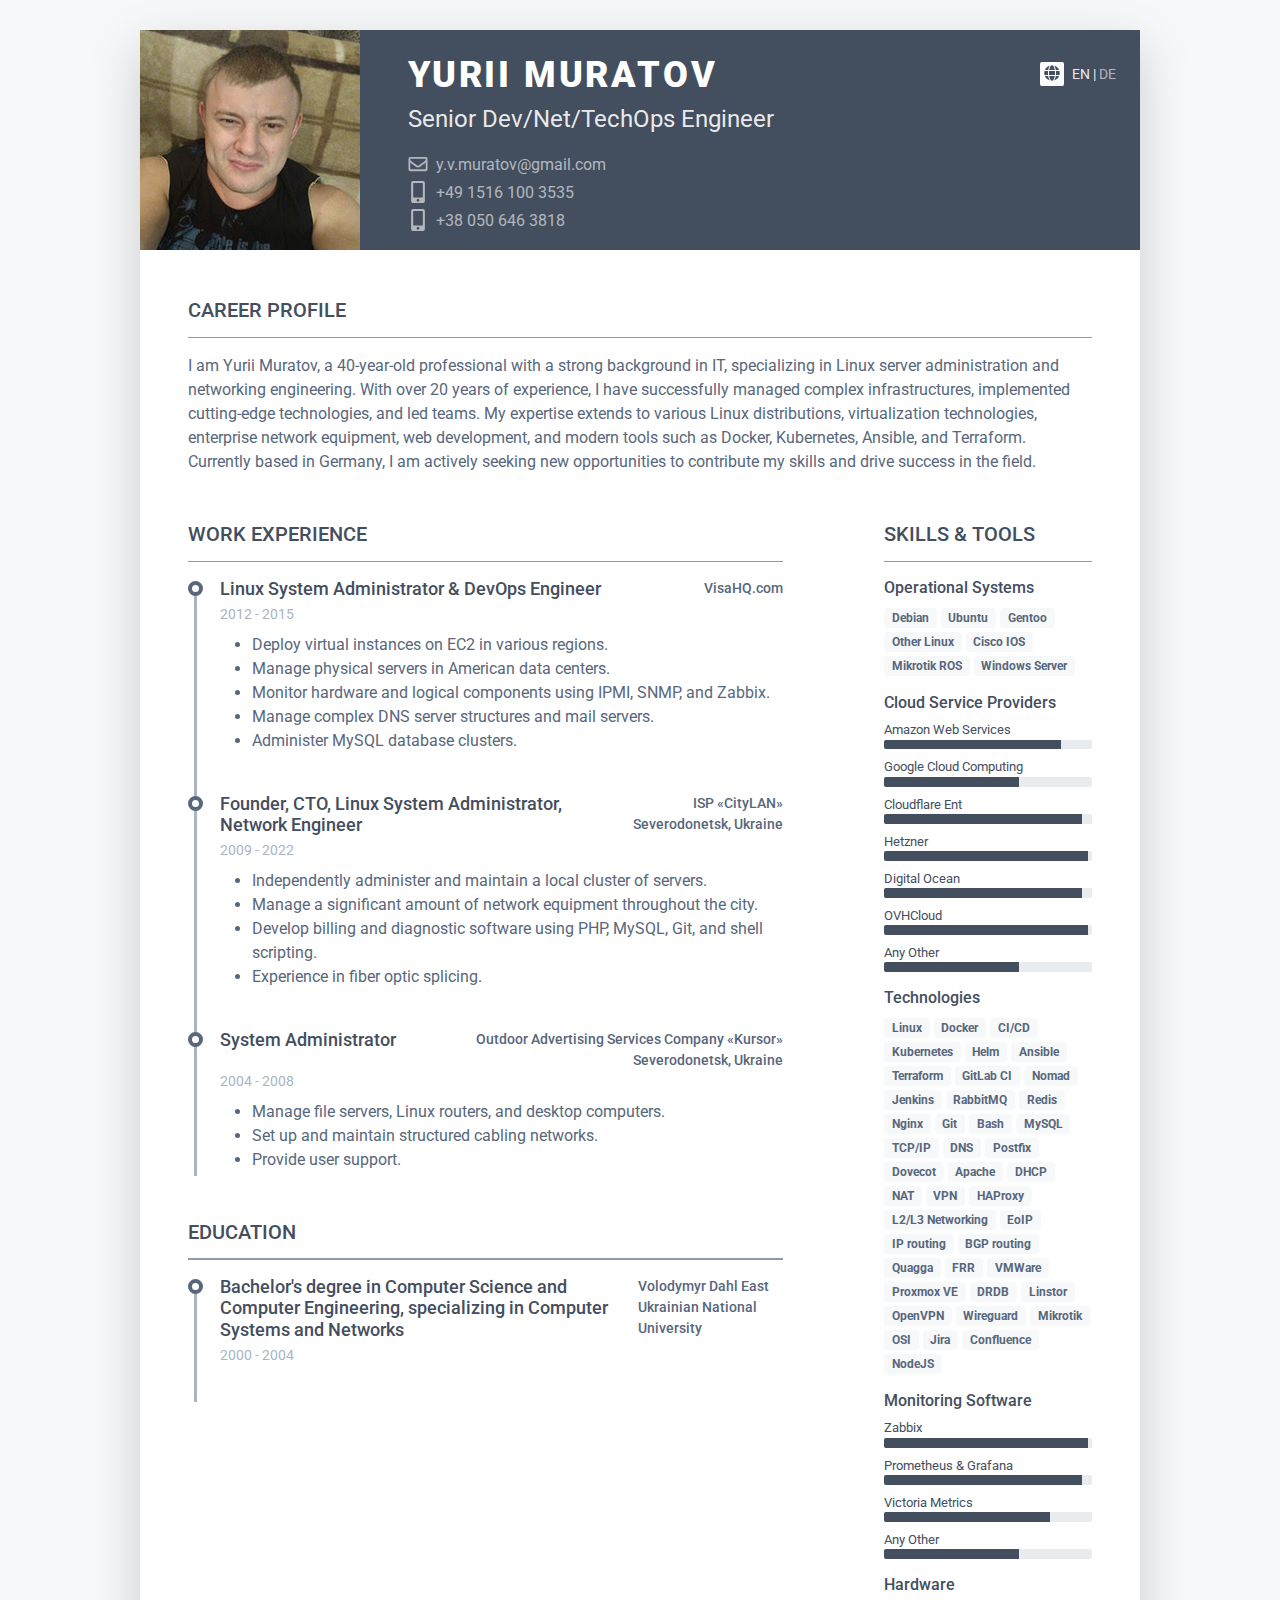
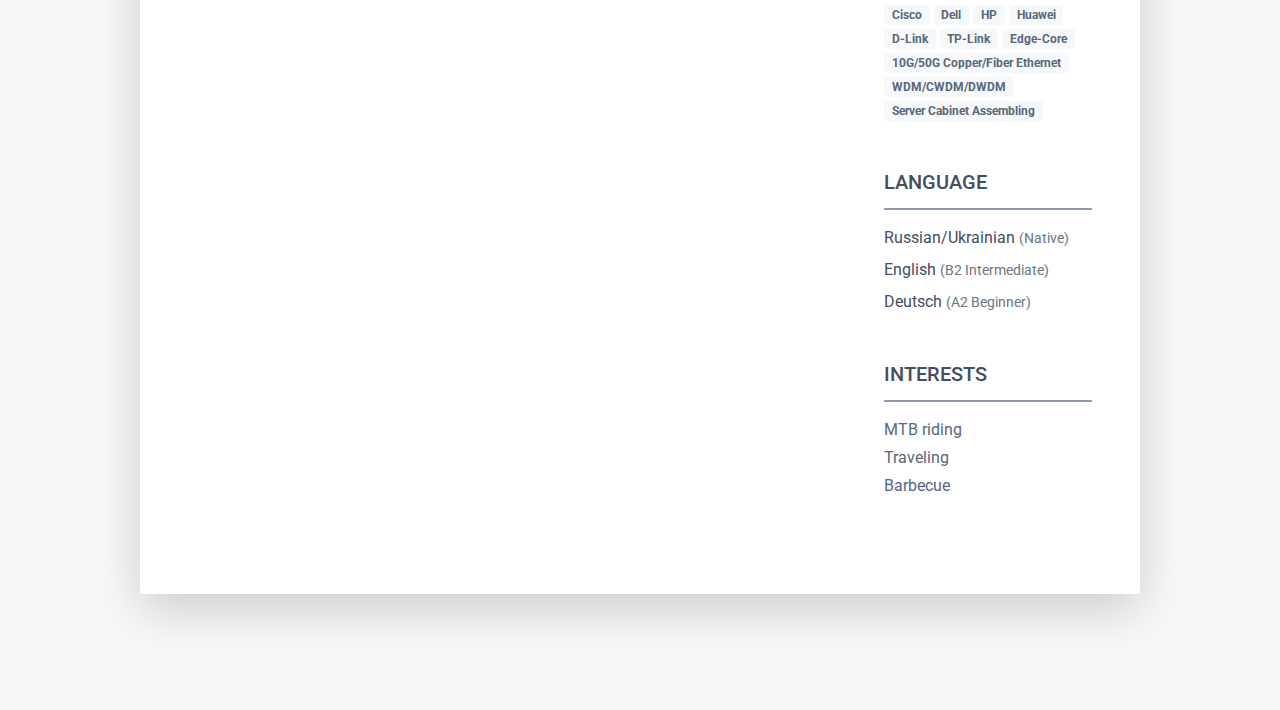
<file: index_en.html>
<!DOCTYPE html>
<html lang="en"> 
<head>
    <title>Yurii Muratov - Senior DevOps Engineer, Linux System Administrator, Network Engineer, Team Lead</title>
    
    <!-- Meta -->
    <meta charset="utf-8">
    <meta http-equiv="X-UA-Compatible" content="IE=edge">
    <meta name="viewport" content="width=device-width, initial-scale=1.0">
	<meta name="robots" content="noindex,nofollow">
    <link rel="shortcut icon" href="favicon.ico"> 
    
    <!-- Google Font -->
    <link href="https://fonts.googleapis.com/css?family=Roboto:300,400,500,700,900" rel="stylesheet">
    
    <!-- FontAwesome JS-->
	<script defer src="assets/fontawesome/js/all.min.js"></script>
       
    <!-- Theme CSS -->  
    <link id="theme-style" rel="stylesheet" href="assets/css/pillar-1.css">

</head> 

<body>	

    <article class="resume-wrapper text-center position-relative">
	    <div class="resume-wrapper-inner mx-auto text-start bg-white shadow-lg">
		    <header class="resume-header pt-4 pt-md-0">
			    <div class="row">
				    <div class="col-block col-md-auto resume-picture-holder text-center text-md-start">
				        <img class="picture" src="assets/images/profile.jpg" alt="">
				    </div><!--//col-->
				    <div class="col">
					    <div class="row p-4 justify-content-center justify-content-md-between">
						    <div class="primary-info col-auto">
							    <h1 class="name mt-0 mb-1 text-white text-uppercase text-uppercase">Yurii Muratov</h1>
							    <div class="title mb-3">Senior Dev/Net/TechOps Engineer</div>
							    <ul class="list-unstyled">
								    <li class="mb-1"><a class="text-link" href="#"><i class="far fa-envelope fa-fw me-2" data-fa-transform="grow-3"></i>y.v.muratov@gmail.com</a></li>
									<li class="mb-1"><a class="text-link" href="#"><i class="fas fa-mobile-alt fa-fw me-2" data-fa-transform="grow-6"></i>+49 1516 100 3535</a></li>
									<li class="mb-1"><a class="text-link" href="#"><i class="fas fa-mobile-alt fa-fw me-2" data-fa-transform="grow-6"></i>+38 050 646 3818</a></li>
									
							    </ul>
						    </div><!--//primary-info-->
						    <div class="secondary-info col-auto mt-2">
							    <ul class="resume-social list-unstyled">
					                <!-- <li class="mb-3"><a class="text-link" href="#"><span class="fa-container text-center me-2"><i class="fab fa-linkedin-in fa-fw"></i></span>linkedin.com/in/stevedoe</a></li> -->
					                <!-- <li class="mb-3"><a class="text-link" href="#"><span class="fa-container text-center me-2"><i class="fab fa-github-alt fa-fw"></i></span>github.com/username</a></li> -->
					                <!-- <li class="mb-3"><a class="text-link" href="#"><span class="fa-container text-center me-2"><i class="fab fa-codepen fa-fw"></i></span>codepen.io/username/</a></li> -->
									<li class="mb-3">
										<span class="fa-container text-center me-2"><i class="fas fa-globe"></i></span>EN | 
										<a class="text-link" href="index.html">DE</a>
									</li>
							    </ul>
						    </div><!--//secondary-info-->
					    </div><!--//row-->
					    
				    </div><!--//col-->
			    </div><!--//row-->
		    </header>
		    <div class="resume-body p-5">
			    <section class="resume-section summary-section mb-5">
				    <h2 class="resume-section-title text-uppercase font-weight-bold pb-3 mb-3">Career Profile</h2>
				    <div class="resume-section-content">
					    <p class="mb-0">I am Yurii Muratov, a 40-year-old professional with a strong background in IT, specializing in Linux server administration and networking engineering. With over 20 years of experience, I have successfully managed complex infrastructures, implemented cutting-edge technologies, and led teams. My expertise extends to various Linux distributions, virtualization technologies, enterprise network equipment, web development, and modern tools such as Docker, Kubernetes, Ansible, and Terraform. Currently based in Germany, I am actively seeking new opportunities to contribute my skills and drive success in the field.</p>
				    </div>
			    </section><!--//summary-section-->
			    <div class="row">
				    <div class="col-lg-8">
					    <section class="resume-section experience-section mb-5">
						    <h2 class="resume-section-title text-uppercase font-weight-bold pb-3 mb-3">Work Experience</h2>
						    <div class="resume-section-content">
							    <div class="resume-timeline position-relative">
								    <article class="resume-timeline-item position-relative pb-4">
									    
									    <div class="resume-timeline-item-header mb-2">
										    <div class="d-flex flex-column flex-md-row">
										        <h3 class="resume-position-title font-weight-bold mb-1">Linux System Administrator & DevOps Engineer</h3>
										        <div class="resume-company-name ms-auto">VisaHQ.com</div>
										    </div><!--//row-->
										    <div class="resume-position-time">2012 - 2015</div>
									    </div><!--//resume-timeline-item-header-->
									    <div class="resume-timeline-item-desc">
											<ul>
												<li>Deploy virtual instances on EC2 in various regions.</li>
												<li>Manage physical servers in American data centers.</li>
												<li>Monitor hardware and logical components using IPMI, SNMP, and Zabbix.</li>
												<li>Manage complex DNS server structures and mail servers.</li>
												<li>Administer MySQL database clusters.</li>
											</ul>
									    </div><!--//resume-timeline-item-desc-->

								    </article><!--//resume-timeline-item-->
								    
								    <article class="resume-timeline-item position-relative pb-4">
									    
									    <div class="resume-timeline-item-header mb-2">
										    <div class="d-flex flex-column flex-md-row">
										        <h3 class="resume-position-title font-weight-bold mb-1">Founder, CTO, Linux System Administrator,<br> Network Engineer</h3>
										        <div class="resume-company-name ms-auto text-end">ISP «CityLAN»<br>Severodonetsk, Ukraine</div>
										    </div><!--//row-->
										    <div class="resume-position-time">2009 - 2022</div>
									    </div><!--//resume-timeline-item-header-->
									    <div class="resume-timeline-item-desc">
											<ul>
												<li>Independently administer and maintain a local cluster of servers.</li>
												<li>Manage a significant amount of network equipment throughout the city.</li>
												<li>Develop billing and diagnostic software using PHP, MySQL, Git, and shell scripting.</li>
												<li>Experience in fiber optic splicing.</li>
											</ul>
									    </div><!--//resume-timeline-item-desc-->

								    </article><!--//resume-timeline-item-->

									<article class="resume-timeline-item position-relative">
									    
									    <div class="resume-timeline-item-header mb-2">
										    <div class="d-flex flex-column flex-md-row">
										        <h3 class="resume-position-title font-weight-bold mb-1">System Administrator</h3>
										        <div class="resume-company-name ms-auto text-end">Outdoor Advertising Services Company «Kursor»<br>Severodonetsk, Ukraine</div>
										    </div><!--//row-->
										    <div class="resume-position-time">2004 - 2008</div>
									    </div><!--//resume-timeline-item-header-->
									    <div class="resume-timeline-item-desc">
											<ul>
												<li>Manage file servers, Linux routers, and desktop computers.</li>
												<li>Set up and maintain structured cabling networks.</li>
												<li>Provide user support.</li>
											</ul>
									    </div><!--//resume-timeline-item-desc-->

								    </article><!--//resume-timeline-item-->
							    </div><!--//resume-timeline-->
						    </div>
					    </section><!--//experience-section-->
						<section class="resume-section education-section mb-5">
							<h2 class="resume-section-title text-uppercase font-weight-bold pb-3 mb-3">Education</h2>
							<div class="resume-section-content">
							    <div class="resume-timeline position-relative">
								    <article class="resume-timeline-item position-relative pb-4">
									    
									    <div class="resume-timeline-item-header mb-2">
										    <div class="d-flex flex-column flex-md-row">
										        <h3 class="resume-position-title font-weight-bold mb-1">Bachelor's degree in Computer Science and Computer Engineering, specializing in Computer Systems and Networks</h3>
										        <div class="resume-company-name ms-auto">Volodymyr Dahl East Ukrainian National University</div>
										    </div><!--//row-->
										    <div class="resume-position-time">2000 - 2004</div>
									    </div><!--//resume-timeline-item-header-->

								    </article><!--//resume-timeline-item-->
								</div>
							</div>
						</section><!--//education-section-->
				    </div>
					<div class="col-lg-1">

					</div>
				    <div class="col-lg-3">
					    <section class="resume-section skills-section mb-5">
						    <h2 class="resume-section-title text-uppercase font-weight-bold pb-3 mb-3">Skills &amp; Tools</h2>
						    <div class="resume-section-content">
						        <div class="resume-skill-item">
							        <h4 class="resume-skills-cat font-weight-bold">Operational Systems</h4>
									<!--
							        <ul class="list-unstyled mb-4">
										<li class="mb-2">
											<div class="resume-skill-name">Ubuntu</div>
											<div class="progress resume-progress">
												<div class="progress-bar theme-progress-bar-dark" role="progressbar" style="width: 95%" aria-valuenow="25" aria-valuemin="0" aria-valuemax="100"></div>
											</div>
										</li>
								        <li class="mb-2">
											<div class="resume-skill-name">Debian</div>
									        <div class="progress resume-progress">
												<div class="progress-bar theme-progress-bar-dark" role="progressbar" style="width: 97%" aria-valuenow="25" aria-valuemin="0" aria-valuemax="100"></div>
											</div>
								        </li>
										<li class="mb-2">
											<div class="resume-skill-name">Gentoo</div>
											<div class="progress resume-progress">
												<div class="progress-bar theme-progress-bar-dark" role="progressbar" style="width: 99%" aria-valuenow="25" aria-valuemin="0" aria-valuemax="100"></div>
											</div>
										</li>
								        
								        <li class="mb-2">
								            <div class="resume-skill-name">Other Linux</div>
									        <div class="progress resume-progress">
											    <div class="progress-bar theme-progress-bar-dark" role="progressbar" style="width: 85%" aria-valuenow="25" aria-valuemin="0" aria-valuemax="100"></div>
											</div>
								        </li>
								        <li class="mb-2">
								            <div class="resume-skill-name">Cisco IOS</div>
									        <div class="progress resume-progress">
											    <div class="progress-bar theme-progress-bar-dark" role="progressbar" style="width: 55%" aria-valuenow="25" aria-valuemin="0" aria-valuemax="100"></div>
											</div>
								        </li>
								        <li class="mb-2">
								            <div class="resume-skill-name">MS Win Server</div>
									        <div class="progress resume-progress">
											    <div class="progress-bar theme-progress-bar-dark" role="progressbar" style="width: 50%" aria-valuenow="25" aria-valuemin="0" aria-valuemax="100"></div>
											</div>
								        </li>
							        </ul>
									-->
						            <ul class="list-inline">
							            <li class="list-inline-item"><span class="badge badge-light">Debian</span></li>
							            <li class="list-inline-item"><span class="badge badge-light">Ubuntu</span></li>
							            <li class="list-inline-item"><span class="badge badge-light">Gentoo</span></li>
							            <li class="list-inline-item"><span class="badge badge-light">Other Linux</span></li>
							            <li class="list-inline-item"><span class="badge badge-light">Cisco IOS</span></li>
										<li class="list-inline-item"><span class="badge badge-light">Mikrotik ROS</span></li>
							            <li class="list-inline-item"><span class="badge badge-light">Windows Server</span></li>
						            </ul>
						        </div><!--//resume-skill-item-->
						        
						        <div class="resume-skill-item">
						            <h4 class="resume-skills-cat font-weight-bold">Cloud Service Providers</h4>
							        <ul class="list-unstyled">
								        <li class="mb-2">
								            <div class="resume-skill-name">Amazon Web Services</div>
									        <div class="progress resume-progress">
											    <div class="progress-bar theme-progress-bar-dark" role="progressbar" style="width: 85%" aria-valuenow="25" aria-valuemin="0" aria-valuemax="100"></div>
											</div>
								        </li>
								        <li class="mb-2">
								            <div class="resume-skill-name">Google Cloud Computing</div>
									        <div class="progress resume-progress">
											    <div class="progress-bar theme-progress-bar-dark" role="progressbar" style="width: 65%" aria-valuenow="25" aria-valuemin="0" aria-valuemax="100"></div>
											</div>
								        </li>
								        <li class="mb-2">
								            <div class="resume-skill-name">Cloudflare Ent</div>
									        <div class="progress resume-progress">
											    <div class="progress-bar theme-progress-bar-dark" role="progressbar" style="width: 95%" aria-valuenow="25" aria-valuemin="0" aria-valuemax="100"></div>
											</div>
								        </li>
								        <li class="mb-2">
								            <div class="resume-skill-name">Hetzner</div>
									        <div class="progress resume-progress">
											    <div class="progress-bar theme-progress-bar-dark" role="progressbar" style="width: 98%" aria-valuenow="25" aria-valuemin="0" aria-valuemax="100"></div>
											</div>
								        </li>
								        <li class="mb-2">
								            <div class="resume-skill-name">Digital Ocean</div>
									        <div class="progress resume-progress">
											    <div class="progress-bar theme-progress-bar-dark" role="progressbar" style="width: 95%" aria-valuenow="25" aria-valuemin="0" aria-valuemax="100"></div>
											</div>
								        </li>
								        <li class="mb-2">
								            <div class="resume-skill-name">OVHCloud</div>
									        <div class="progress resume-progress">
											    <div class="progress-bar theme-progress-bar-dark" role="progressbar" style="width: 98%" aria-valuenow="25" aria-valuemin="0" aria-valuemax="100"></div>
											</div>
								        </li>
								        <li class="mb-2">
								            <div class="resume-skill-name">Any Other</div>
									        <div class="progress resume-progress">
											    <div class="progress-bar theme-progress-bar-dark" role="progressbar" style="width: 65%" aria-valuenow="25" aria-valuemin="0" aria-valuemax="100"></div>
											</div>
								        </li>
							        </ul>
						        </div><!--//resume-skill-item-->

								<div class="resume-skill-item">
						            <h4 class="resume-skills-cat font-weight-bold">Technologies</h4>
						            <ul class="list-inline">
							            <li class="list-inline-item"><span class="badge badge-light">Linux</span></li>
							            <li class="list-inline-item"><span class="badge badge-light">Docker</span></li>
										<li class="list-inline-item"><span class="badge badge-light">CI/CD</span></li>
							            <li class="list-inline-item"><span class="badge badge-light">Kubernetes</span></li>
							            <li class="list-inline-item"><span class="badge badge-light">Helm</span></li>
										<li class="list-inline-item"><span class="badge badge-light">Ansible</span></li>
										<li class="list-inline-item"><span class="badge badge-light">Terraform</span></li>
										<li class="list-inline-item"><span class="badge badge-light">GitLab CI</span></li>
							            <li class="list-inline-item"><span class="badge badge-light">Nomad</span></li>
										<li class="list-inline-item"><span class="badge badge-light">Jenkins</span></li>
										<li class="list-inline-item"><span class="badge badge-light">RabbitMQ</span></li>
										<li class="list-inline-item"><span class="badge badge-light">Redis</span></li>
							            <li class="list-inline-item"><span class="badge badge-light">Nginx</span></li>
										<li class="list-inline-item"><span class="badge badge-light">Git</span></li>
							            <li class="list-inline-item"><span class="badge badge-light">Bash</span></li>
							            <li class="list-inline-item"><span class="badge badge-light">MySQL</span></li>
										<li class="list-inline-item"><span class="badge badge-light">TCP/IP</span></li>
										<li class="list-inline-item"><span class="badge badge-light">DNS</span></li>
										<li class="list-inline-item"><span class="badge badge-light">Postfix</span></li>
										<li class="list-inline-item"><span class="badge badge-light">Dovecot</span></li>
										<li class="list-inline-item"><span class="badge badge-light">Apache</span></li>
										<li class="list-inline-item"><span class="badge badge-light">DHCP</span></li>
										<li class="list-inline-item"><span class="badge badge-light">NAT</span></li>
										<li class="list-inline-item"><span class="badge badge-light">VPN</span></li>
										<li class="list-inline-item"><span class="badge badge-light">HAProxy</span></li>
										<li class="list-inline-item"><span class="badge badge-light">L2/L3 Networking</span></li>
										<li class="list-inline-item"><span class="badge badge-light">EoIP</span></li>
										<li class="list-inline-item"><span class="badge badge-light">IP routing</span></li>
										<li class="list-inline-item"><span class="badge badge-light">BGP routing</span></li>
										<li class="list-inline-item"><span class="badge badge-light">Quagga</span></li>
										<li class="list-inline-item"><span class="badge badge-light">FRR</span></li>
										<li class="list-inline-item"><span class="badge badge-light">VMWare</span></li>
										<li class="list-inline-item"><span class="badge badge-light">Proxmox VE</span></li>
										<li class="list-inline-item"><span class="badge badge-light">DRDB</span></li>
										<li class="list-inline-item"><span class="badge badge-light">Linstor</span></li>
										<li class="list-inline-item"><span class="badge badge-light">OpenVPN</span></li>
										<li class="list-inline-item"><span class="badge badge-light">Wireguard</span></li>
										<li class="list-inline-item"><span class="badge badge-light">Mikrotik</span></li>
										<li class="list-inline-item"><span class="badge badge-light">OSI</span></li>
										<li class="list-inline-item"><span class="badge badge-light">Jira</span></li>
										<li class="list-inline-item"><span class="badge badge-light">Confluence</span></li>
										<li class="list-inline-item"><span class="badge badge-light">NodeJS</span></li>
						            </ul>
						        </div><!--//resume-skill-item-->

						        <div class="resume-skill-item">
						            <h4 class="resume-skills-cat font-weight-bold">Monitoring Software</h4>
							        <ul class="list-unstyled">
								        <li class="mb-2">
								            <div class="resume-skill-name">Zabbix</div>
									        <div class="progress resume-progress">
											    <div class="progress-bar theme-progress-bar-dark" role="progressbar" style="width: 98%" aria-valuenow="25" aria-valuemin="0" aria-valuemax="100"></div>
											</div>
								        </li>
								        <li class="mb-2">
								            <div class="resume-skill-name">Prometheus & Grafana</div>
									        <div class="progress resume-progress">
											    <div class="progress-bar theme-progress-bar-dark" role="progressbar" style="width: 95%" aria-valuenow="25" aria-valuemin="0" aria-valuemax="100"></div>
											</div>
								        </li>
								        <li class="mb-2">
								            <div class="resume-skill-name">Victoria Metrics</div>
									        <div class="progress resume-progress">
											    <div class="progress-bar theme-progress-bar-dark" role="progressbar" style="width: 80%" aria-valuenow="25" aria-valuemin="0" aria-valuemax="100"></div>
											</div>
								        </li>
								        <li class="mb-2">
								            <div class="resume-skill-name">Any Other</div>
									        <div class="progress resume-progress">
											    <div class="progress-bar theme-progress-bar-dark" role="progressbar" style="width: 65%" aria-valuenow="25" aria-valuemin="0" aria-valuemax="100"></div>
											</div>
								        </li>
							        </ul>
						        </div><!--//resume-skill-item-->

						        <div class="resume-skill-item">
						            <h4 class="resume-skills-cat font-weight-bold">Hardware</h4>
						            <ul class="list-inline">
							            <li class="list-inline-item"><span class="badge badge-light">Cisco</span></li>
							            <li class="list-inline-item"><span class="badge badge-light">Dell</span></li>
							            <li class="list-inline-item"><span class="badge badge-light">HP</span></li>
							            <li class="list-inline-item"><span class="badge badge-light">Huawei</span></li>
							            <li class="list-inline-item"><span class="badge badge-light">D-Link</span></li>
							            <li class="list-inline-item"><span class="badge badge-light">TP-Link</span></li>
							            <li class="list-inline-item"><span class="badge badge-light">Edge-Core</span></li>
							            <li class="list-inline-item"><span class="badge badge-light">10G/50G Copper/Fiber Ethernet</span></li>
							            <li class="list-inline-item"><span class="badge badge-light">WDM/CWDM/DWDM</span></li>
										<li class="list-inline-item"><span class="badge badge-light">Server Cabinet Assembling</span></li>
						            </ul>
						        </div><!--//resume-skill-item-->
						    </div><!--resume-section-content-->
					    </section><!--//skills-section-->
					    <section class="resume-section language-section mb-5">
						    <h2 class="resume-section-title text-uppercase font-weight-bold pb-3 mb-3">Language</h2>
						    <div class="resume-section-content">
							    <ul class="list-unstyled resume-lang-list">
								    <li class="mb-2"><span class="resume-lang-name font-weight-bold">Russian/Ukrainian</span> <small class="text-muted font-weight-normal">(Native)</small></li>
								    <li class="mb-2 align-middle"><span class="resume-lang-name font-weight-bold">English</span> <small class="text-muted font-weight-normal">(B2 Intermediate)</small></li>
								    <li><span class="resume-lang-name font-weight-bold">Deutsch</span> <small class="text-muted font-weight-normal">(A2 Beginner)</small></li>
							    </ul>
						    </div>
					    </section><!--//language-section-->
					    <section class="resume-section interests-section mb-5">
						    <h2 class="resume-section-title text-uppercase font-weight-bold pb-3 mb-3">Interests</h2>
						    <div class="resume-section-content">
							    <ul class="list-unstyled">
								    <li class="mb-1">MTB riding</li>
								    <li class="mb-1">Traveling</li>
								    <li class="mb-1">Barbecue</li>
							    </ul>
						    </div>
					    </section><!--//interests-section-->
					    
				    </div>
			    </div><!--//row-->
		    </div><!--//resume-body-->
		    
	    </div>
    </article> 

    <footer class="footer text-center pt-2 pb-5">
	    <!--/* This template is free as long as you keep the footer attribution link. If you'd like to use the template without the attribution link, you can buy the commercial license via our website: themes.3rdwavemedia.com Thank you for your support. :) */-->
        <!-- <small class="copyright">Designed with <i class="fas fa-heart"></i> by <a href="http://themes.3rdwavemedia.com" target="_blank">Xiaoying Riley</a> for developers</small> -->
    </footer>
    
</body>
</html>
</file>
